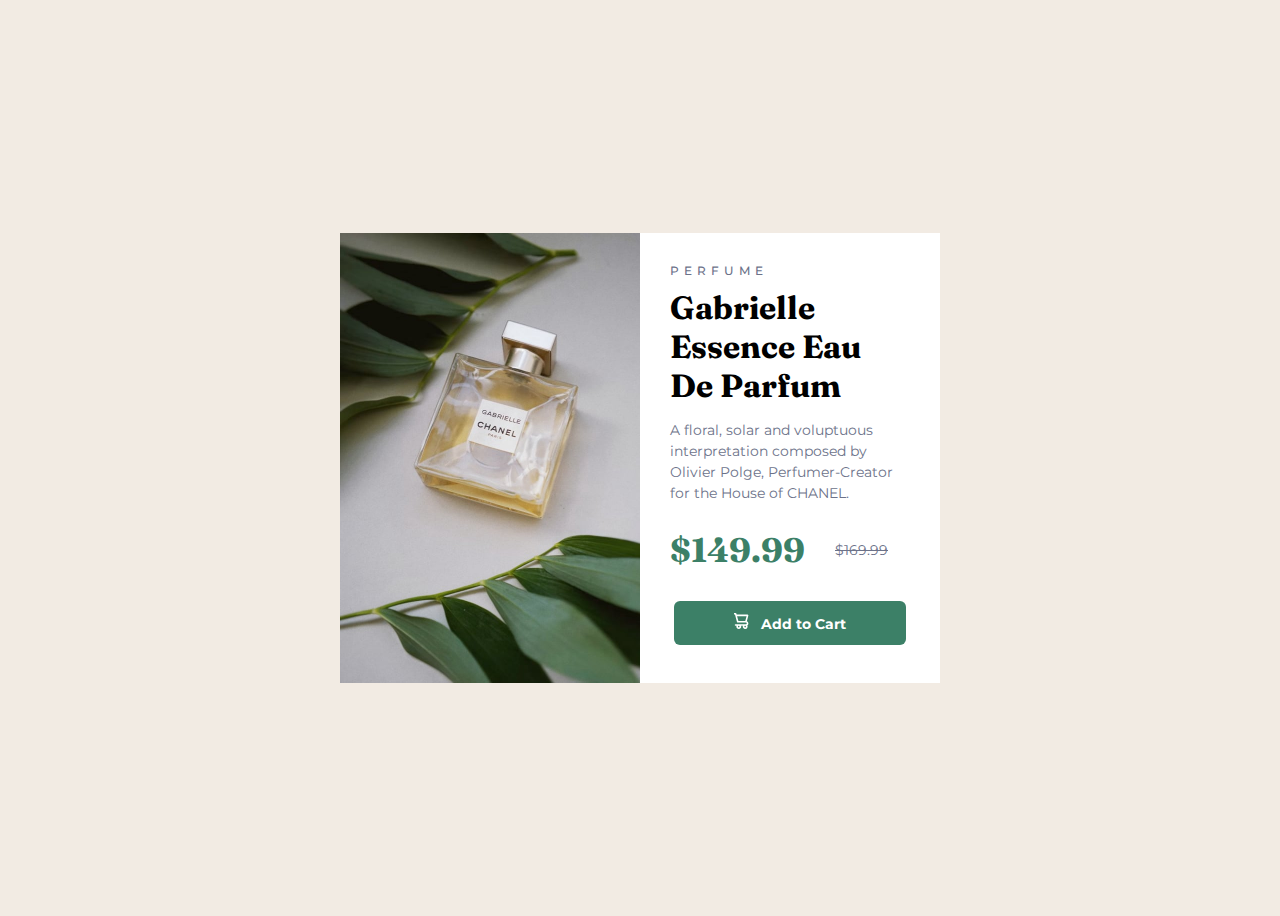
<file: index.html>
<!DOCTYPE html>
<html lang="en">
    <head>
        <meta charset="UTF-8" />
        <meta name="viewport" content="width=device-width, initial-scale=1.0" />
        <link
            rel="icon"
            type="image/png"
            sizes="32x32"
            href="./images/favicon-32x32.png"
        />
        <link rel="preconnect" href="https://fonts.googleapis.com" />
        <link rel="preconnect" href="https://fonts.gstatic.com" crossorigin />
        <link
            href="https://fonts.googleapis.com/css2?family=Montserrat:wght@500;700&display=swap"
            rel="stylesheet"
        />
        <link
            href="https://fonts.googleapis.com/css2?family=Fraunces:opsz,wght@9..144,700&display=swap"
            rel="stylesheet"
        />
        <link rel="stylesheet" href="./style.css" />
        <title>Frontend Mentor | Product preview card component</title>
    </head>
    <body>
        <div class="container">
            <img class="img" src="./images/image-product-desktop.jpg" alt="" />
            <div class="review">
                <p class="category">PERFUME</p>
                <h2 class="name">Gabrielle Essence Eau De Parfum</h2>
                <p class="description">
                    A floral, solar and voluptuous interpretation composed by
                    Olivier Polge, Perfumer-Creator for the House of CHANEL.
                </p>
                <div class="price-section">
                    <span class="price">$149.99</span>
                    <span class="deprecated-price">$169.99</span>
                </div>
                <div class="buy-section">
                    <button class="buy-button">
                        <i class="cart-icon">
                            <svg
                                width="15"
                                height="16"
                                xmlns="http://www.w3.org/2000/svg"
                            >
                                <path
                                    d="M14.383 10.388a2.397 2.397 0 0 0-1.518-2.222l1.494-5.593a.8.8 0 0 0-.144-.695.8.8 0 0 0-.631-.28H2.637L2.373.591A.8.8 0 0 0 1.598 0H0v1.598h.983l1.982 7.4a.8.8 0 0 0 .799.59h8.222a.8.8 0 0 1 0 1.599H1.598a.8.8 0 1 0 0 1.598h.943a2.397 2.397 0 1 0 4.507 0h1.885a2.397 2.397 0 1 0 4.331-.376 2.397 2.397 0 0 0 1.12-2.021ZM11.26 7.99H4.395L3.068 3.196h9.477L11.26 7.991Zm-6.465 6.392a.8.8 0 1 1 0-1.598.8.8 0 0 1 0 1.598Zm6.393 0a.8.8 0 1 1 0-1.598.8.8 0 0 1 0 1.598Z"
                                    fill="#FFF"
                                />
                            </svg>
                        </i>
                        &nbsp Add to Cart
                    </button>
                </div>
            </div>
        </div>
    </body>
</html>
</file>
<file: style.css>
* {
    box-sizing: border-box;
}

p {
    margin: 0;
}

body {
    background-color: hsl(30, 38%, 92%);
    min-height: 100vh;
    display: flex;
    justify-content: center;
    align-items: center;
}

.container {
    display: flex;
    flex-direction: row;
}

.img {
    max-width: 300px;

}

.review {
    padding: 30px;
    max-width: 300px;
    background-color: white;
}

.review .category {
    font-family: Montserrat;
    letter-spacing: 5px;
    color: hsl(228, 12%, 48%);
    font-weight: 500;
    margin-bottom: 10px;
    font-size: 12px;
}

.review .name {
    font-family: Fraunces;
    font-weight: 700;
    font-size: 32px;
    margin-top: 0;
    margin-bottom: 15px;
}

.review .description {
    font-size: 14px;
    font-family: Montserrat;
    line-height: 1.5;
    margin-bottom: 25px;
    color: hsl(228, 12%, 48%);
}

.price-section {
    display: flex;
    align-items: center;
    margin-bottom: 30px;
}

.price {
    font-family: Fraunces;
    color: hsl(158, 36%, 37%);
    font-size: 34px;
    font-weight: 700;
    margin-right: 30px;
}

.deprecated-price {
    text-decoration: line-through;
    color: hsl(228, 12%, 48%);
    font-family: Montserrat;
    font-size: 14px;
}

.buy-section {
    display: flex;
    justify-content: center;
}

.buy-button {
    border: none;
    color: white;
    background-color: hsl(158, 36%, 37%);
    font-size: 14px;
    font-weight: bold;
    font-family: Montserrat;
    padding: 12px 60px;
    border-radius: 6px;
    cursor: pointer;
}

.buy-button:hover {
    background-color: hsl(158, 42%, 25%);
}

@media screen and (max-width: 375px) {}
</file>
